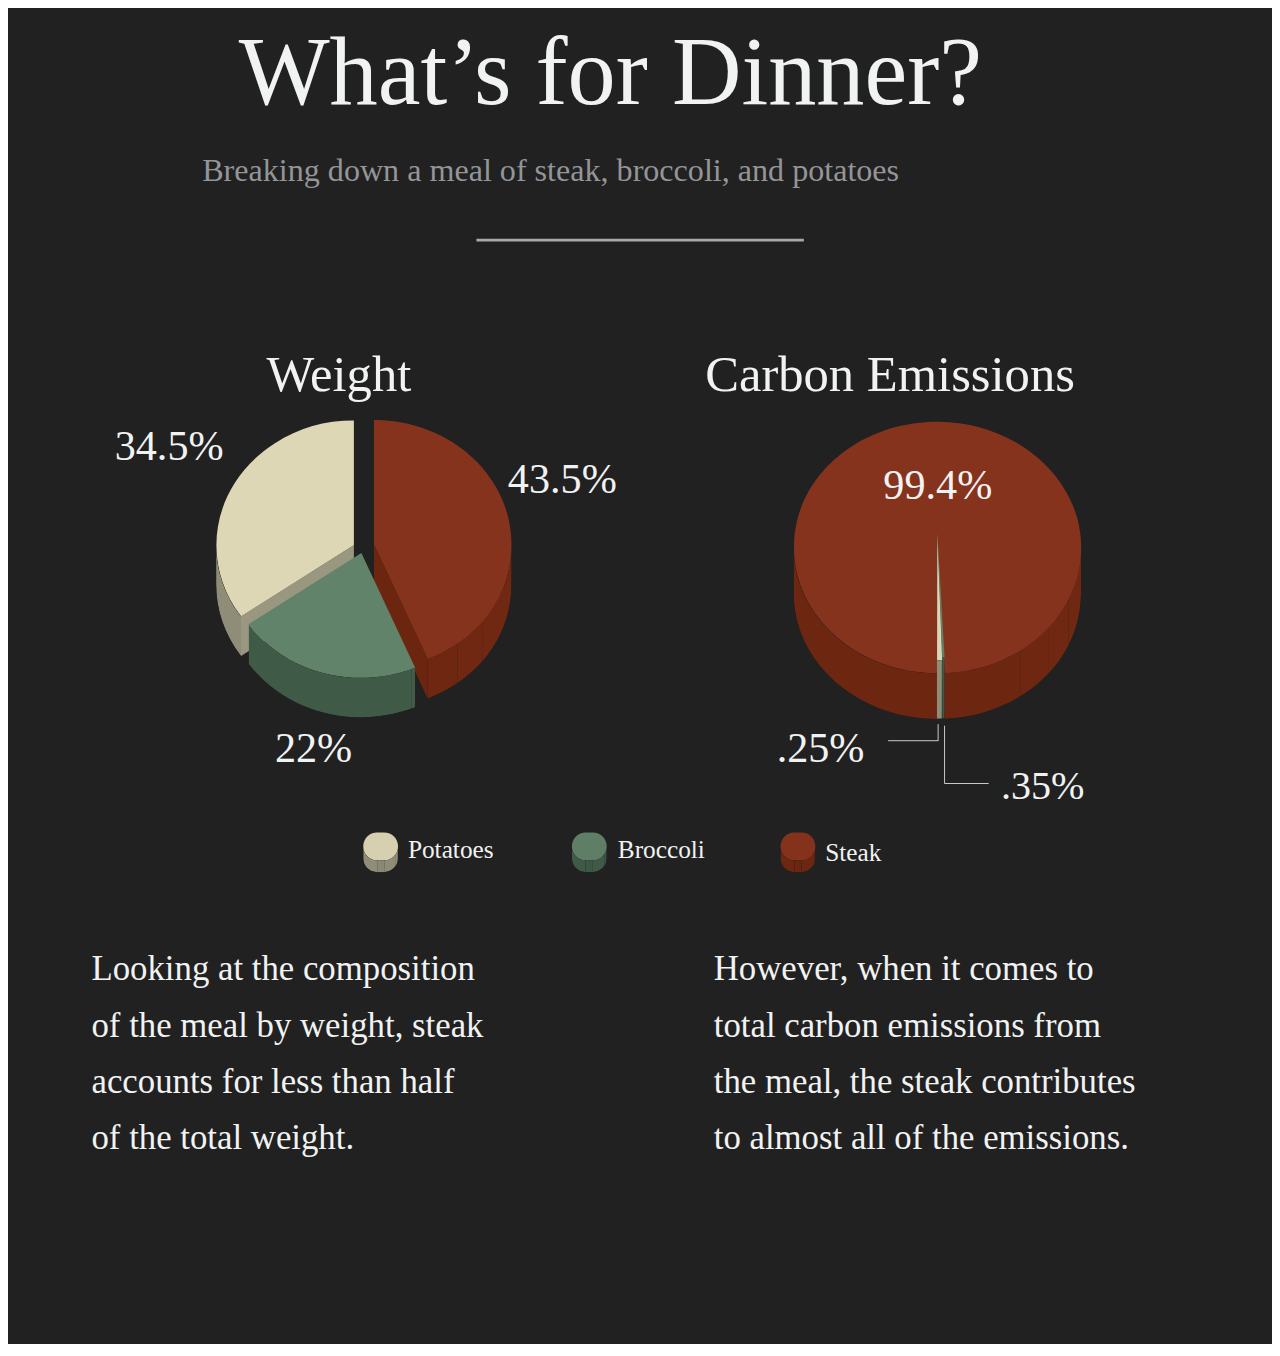
<file: interactive.html>
<!DOCTYPE html>
<html>
<head>
	<title></title>
</head>
<style type="text/css">
	.tooltip {
		font-family:'Helvetica Neue', sans-serif;
		font-size:1em;
		font-weight:800;
		border:0.05em solid #1d1d1d;
		position:fixed;
		background-color:white;
		opacity:0;
		padding:2%;
		transition:0.25s ease-in-out;
	}
	rect {
		cursor:pointer;
		transition:0.25s ease-in-out;
	}
	rect:hover {
		width:3em;
		height:3em;
	}
</style>
<body>

<!-- insert svg code here -->
<?xml version="1.0" encoding="utf-8"?>
<!-- Generator: Adobe Illustrator 22.0.1, SVG Export Plug-In . SVG Version: 6.00 Build 0)  -->
<svg version="1.1"

	 xmlns="http://www.w3.org/2000/svg" xmlns:xlink="http://www.w3.org/1999/xlink" x="0px" y="0px" viewBox="0 0 472.5 499.6"
	 style="enable-background:new 0 0 472.5 499.6;" xml:space="preserve">
<style type="text/css">
	.st0{fill:#212121;}
	.st1{fill:#F1F2F2;}
	.st2{font-family:'OpenSans';}
	.st3{font-size:13px;}
	.st4{display:none;fill:#212121;}
	.st5{font-family:'Times-Bold';}
	.st6{font-size:36px;}
	.st7{fill:#939598;}
	.st8{font-family:'OpenSans-Bold';}
	.st9{font-size:12px;}
	.st10{enable-background:new    ;}
	.st11{clip-path:url(#SVGID_2_);enable-background:new    ;}
	.st12{fill:#712813;}
	.st13{fill:#702812;}
	.st14{fill:#6F2711;}
	.st15{fill:#6D2610;}
	.st16{fill:#6C2610;}
	.st17{fill:#86331D;}
	.st18{fill:#712812;}
	.st19{clip-path:url(#SVGID_4_);enable-background:new    ;}
	.st20{fill:#608268;}
	.st21{clip-path:url(#SVGID_6_);enable-background:new    ;}
	.st22{fill:#3F5A47;}
	.st23{fill:#3D5845;}
	.st24{fill:#DDD6B6;}
	.st25{clip-path:url(#SVGID_8_);enable-background:new    ;}
	.st26{fill:#8F8C78;}
	.st27{fill:#D6D0B1;}
	.st28{clip-path:url(#SVGID_10_);enable-background:new    ;}
	.st29{fill:#9B9782;}
	.st30{fill:#97947F;}
	.st31{fill:#93907B;}
	.st32{fill:#8B8975;}
	.st33{clip-path:url(#SVGID_12_);enable-background:new    ;}
	.st34{fill:#5E7F66;}
	.st35{clip-path:url(#SVGID_14_);enable-background:new    ;}
	.st36{fill:#44604C;}
	.st37{fill:#425E4A;}
	.st38{fill:#405C49;}
	.st39{clip-path:url(#SVGID_16_);enable-background:new    ;}
	.st40{fill:#84321C;}
	.st41{clip-path:url(#SVGID_18_);enable-background:new    ;}
	.st42{clip-path:url(#SVGID_20_);enable-background:new    ;}
	.st43{font-family:'OpenSans-Semibold';}
	.st44{font-size:9.4615px;}
	.st45{display:none;}
	.st46{display:inline;fill:#F1F2F2;}
	.st47{font-family:'Athelas-Bold';}
	.st48{font-size:15px;}
	.st49{font-size:18px;}
	.st50{fill:#DED7B6;}
	.st51{fill:#9A9781;}
	.st52{clip-path:url(#SVGID_22_);enable-background:new    ;}
	.st53{display:none;fill:none;stroke:#F1F2F2;stroke-miterlimit:10;}
	.st54{display:inline;fill:none;stroke:#F1F2F2;stroke-miterlimit:10;}
	.st55{display:inline;}
	.st56{fill:none;stroke:#F1F2F2;stroke-miterlimit:10;}
	.st57{font-size:15.7692px;}
	.st58{fill:#F1F2F2;stroke:#F1F2F2;stroke-width:0.3;stroke-miterlimit:10;}
	.st59{fill:none;stroke:#F1F2F2;stroke-width:0.3;stroke-miterlimit:10;}
	.st60{clip-path:url(#SVGID_24_);enable-background:new    ;}
	.st61{font-size:10.5128px;}
	.st62{fill:#618369;}
	.st63{clip-path:url(#SVGID_26_);enable-background:new    ;}
	.st64{display:inline;fill:none;stroke:#F1F2F2;stroke-width:0.5;stroke-miterlimit:10;}
	.st65{font-family:'OpenSans-Extrabold';}
	.st66{font-size:18.923px;}
	.st67{fill:#808285;stroke:#A7A9AC;stroke-miterlimit:10;}
</style>
<g id="Layer_33">
	<rect x="-141.1" y="-48.5" class="st0" width="762.8" height="578.5"/>
	<text transform="matrix(1 0 0 1 31.2064 363.4963)"><tspan x="0" y="0" class="st1 st2 st3">Looking at the composition </tspan><tspan x="0" y="21" class="st1 st2 st3">of the meal by weight, steak </tspan><tspan x="0" y="42" class="st1 st2 st3">accounts for less than half </tspan><tspan x="0" y="63" class="st1 st2 st3">of the total weight.</tspan></text>
	<text transform="matrix(1 0 0 1 263.8222 363.4965)"><tspan x="0" y="0" class="st1 st2 st3">However, when it comes to </tspan><tspan x="0" y="21" class="st1 st2 st3">total carbon emissions from </tspan><tspan x="0" y="42" class="st1 st2 st3">the meal, the steak contributes</tspan><tspan x="0" y="63" class="st1 st2 st3">to almost all of the emissions.</tspan></text>
</g>
<g id="Layer_38">
</g>
<g id="Layer_35">
	<rect x="-10.4" y="319.8" class="st4" width="525.6" height="309.5"/>
</g>
<g id="Layer_36">
	<text transform="matrix(1 0 0 1 86.2467 35.8652)" class="st1 st5 st6">What’s for Dinner?</text>
	<text transform="matrix(1 0 0 1 72.5854 64.8122)" class="st7 st8 st9">Breaking down a meal of steak, broccoli, and potatoes </text>
</g>
<g id="Layer_22">
	<g onmouseover="updateTooltip('Steak: 22564 g CO2')" onmouseout="clearTooltip()">
		<g>
			<g class="st10">
				<g class="st10">
					<defs>
						<path id="SVGID_1_" class="st10" d="M401.1,201.8v17.1c-0.1,25.3-22.1,45.6-51,46.9v-17.1C379,247.4,401.1,227.1,401.1,201.8z
							"/>
					</defs>
					<clipPath id="SVGID_2_">
						<use xlink:href="#SVGID_1_"  style="overflow:visible;"/>
					</clipPath>
					<g class="st11">
						<path class="st12" d="M401.1,201.8v17.1c0,6.9-1.7,13.4-4.6,19.3v-17.1C399.4,215.2,401.1,208.7,401.1,201.8"/>
						<path class="st13" d="M396.5,221.1v17.1c-1.9,3.8-4.4,7.3-7.4,10.5v-17.1C392.1,228.4,394.5,224.9,396.5,221.1"/>
						<path class="st14" d="M389.1,231.6v17.1c-3,3.2-6.5,6.1-10.5,8.5v-17.1C382.6,237.7,386.1,234.8,389.1,231.6"/>
						<path class="st15" d="M378.6,240.1v17.1c-8.1,5-17.8,8.1-28.6,8.5v-17.1C360.8,248.2,370.6,245.1,378.6,240.1"/>
					</g>
				</g>
				<g>
					<polygon class="st16" points="350.1,248.7 350.1,265.8 347.4,218.8 347.4,201.7 					"/>
				</g>
				<g>
					<path class="st17" d="M347.4,154.7c29.8,0.1,53.8,21.2,53.8,47.1c-0.1,25.3-22.1,45.6-51,46.9l-2.7-47l-0.1,47
						c-29.7-0.1-53.7-21.2-53.6-47.1C293.7,175.7,317.7,154.7,347.4,154.7z"/>
				</g>
				<g>
					<polygon class="st18" points="347.4,201.7 347.4,218.8 347.3,265.8 347.3,248.7 					"/>
				</g>
				<g class="st10">
					<defs>
						<path id="SVGID_3_" class="st10" d="M347.3,248.7v17.1c-29.7-0.1-53.7-21.2-53.6-47.1v-17.1
							C293.6,227.6,317.6,248.7,347.3,248.7z"/>
					</defs>
					<clipPath id="SVGID_4_">
						<use xlink:href="#SVGID_3_"  style="overflow:visible;"/>
					</clipPath>
					<g class="st19">
						<path class="st15" d="M347.3,248.7v17.1c-29.7-0.1-53.7-21.2-53.6-47.1v-17.1C293.6,227.6,317.6,248.7,347.3,248.7"/>
					</g>
				</g>
			</g>
		</g>
	</g>
	<g onmouseover="updateTooltip('Broccoli: 82.8 g CO2')" onmouseout="clearTooltip()">
		<g>
			<g class="st10">
				<g>
					<path class="st20" d="M347.4,195.8l2.7,47c-0.3,0-0.6,0-0.9,0L347.4,195.8z"/>
				</g>
				<g class="st10">
					<defs>
						<path id="SVGID_5_" class="st10" d="M350.1,242.7v22.9c-0.3,0-0.6,0-0.9,0v-22.9C349.4,242.7,349.8,242.7,350.1,242.7z"/>
					</defs>
					<clipPath id="SVGID_6_">
						<use xlink:href="#SVGID_5_"  style="overflow:visible;"/>
					</clipPath>
					<g class="st21">
						<path class="st22" d="M350.1,242.7v22.9c-0.3,0-0.6,0-0.9,0v-22.9C349.4,242.7,349.8,242.7,350.1,242.7"/>
					</g>
				</g>
				<g>
					<polygon class="st23" points="349.1,242.7 349.1,265.7 347.4,218.7 347.4,195.8 					"/>
				</g>
			</g>
		</g>
	</g>
	<g onmouseover="updateTooltip('Potatoes: 57.6 g CO2')" onmouseout="clearTooltip()">
		<g>
			<g class="st10">
				<g>
					<path class="st24" d="M347.4,196.8l1.8,47c-0.4,0-1.5,0-1.9,0L347.4,196.8z"/>
				</g>
				<g class="st10">
					<defs>
						<path id="SVGID_7_" class="st10" d="M349.1,243.8v21.9c-0.4,0-1.5,0-1.9,0v-21.9C347.7,243.8,348.7,243.8,349.1,243.8z"/>
					</defs>
					<clipPath id="SVGID_8_">
						<use xlink:href="#SVGID_7_"  style="overflow:visible;"/>
					</clipPath>
					<g class="st25">
						<path class="st26" d="M349.1,243.8v21.9c-0.4,0-1.5,0-1.9,0v-21.9C347.7,243.8,348.7,243.8,349.1,243.8"/>
					</g>
				</g>
			</g>
		</g>
	</g>
</g>
<g id="Layer_21">
	<g>
		<g>
			<g class="st10">
				<g>
					<path class="st27" d="M140.6,308.2c2.9,0,5.2,2.3,5.2,5.2c0,2.9-2.3,5.2-5.2,5.2H138c-2.9,0-5.2-2.3-5.2-5.2
						c0-2.9,2.3-5.2,5.2-5.2H140.6z"/>
				</g>
				<g class="st10">
					<defs>
						<path id="SVGID_9_" class="st10" d="M145.8,313.4v4.4c0,2.9-2.3,5.2-5.2,5.2v-4.4C143.4,318.6,145.8,316.3,145.8,313.4z"/>
					</defs>
					<clipPath id="SVGID_10_">
						<use xlink:href="#SVGID_9_"  style="overflow:visible;"/>
					</clipPath>
					<g class="st28">
						<path class="st29" d="M145.8,313.4v4.4c0,0.3,0,0.6-0.1,0.8v-4.4C145.7,314,145.8,313.7,145.8,313.4"/>
						<path class="st30" d="M145.7,314.2v4.4c-0.1,0.3-0.1,0.6-0.2,0.9v-4.4C145.6,314.9,145.6,314.6,145.7,314.2"/>
						<path class="st31" d="M145.5,315.2v4.4c-0.1,0.3-0.3,0.7-0.5,1v-4.4C145.2,315.8,145.3,315.5,145.5,315.2"/>
						<path class="st26" d="M145,316.1v4.4c-0.9,1.5-2.6,2.5-4.4,2.5v-4.4C142.4,318.6,144.1,317.6,145,316.1"/>
					</g>
				</g>
				<g>
					<rect x="138" y="318.6" class="st32" width="2.6" height="4.4"/>
				</g>
				<g class="st10">
					<defs>
						<path id="SVGID_11_" class="st10" d="M138,318.6v4.4c-2.9,0-5.2-2.3-5.2-5.2v-4.4C132.8,316.3,135.1,318.6,138,318.6z"/>
					</defs>
					<clipPath id="SVGID_12_">
						<use xlink:href="#SVGID_11_"  style="overflow:visible;"/>
					</clipPath>
					<g class="st33">
						<path class="st26" d="M138,318.6v4.4c-2.9,0-5.2-2.3-5.2-5.2v-4.4C132.8,316.3,135.1,318.6,138,318.6"/>
					</g>
				</g>
			</g>
		</g>
	</g>
</g>
<g id="Layer_20">
	<g>
		<g>
			<g class="st10">
				<g>
					<path class="st34" d="M218.6,308.2c2.9,0,5.2,2.3,5.2,5.2c0,2.9-2.3,5.2-5.2,5.2H216c-2.9,0-5.2-2.3-5.2-5.2
						c0-2.9,2.3-5.2,5.2-5.2H218.6z"/>
				</g>
				<g class="st10">
					<defs>
						<path id="SVGID_13_" class="st10" d="M223.8,313.4l0,4.4c0,2.9-2.3,5.2-5.2,5.2v-4.4C221.4,318.6,223.8,316.3,223.8,313.4z"/>
					</defs>
					<clipPath id="SVGID_14_">
						<use xlink:href="#SVGID_13_"  style="overflow:visible;"/>
					</clipPath>
					<g class="st35">
						<path class="st36" d="M223.8,313.4v4.4c0,0.3,0,0.6-0.1,0.8v-4.4C223.7,314,223.8,313.7,223.8,313.4"/>
						<path class="st37" d="M223.7,314.2v4.4c-0.1,0.3-0.1,0.6-0.2,0.9v-4.4C223.6,314.9,223.6,314.6,223.7,314.2"/>
						<path class="st38" d="M223.5,315.2v4.4c-0.1,0.3-0.3,0.7-0.5,1v-4.4C223.2,315.8,223.3,315.5,223.5,315.2"/>
						<path class="st22" d="M223,316.1v4.4c-0.9,1.5-2.6,2.5-4.4,2.5v-4.4C220.4,318.6,222.1,317.6,223,316.1"/>
					</g>
				</g>
				<g>
					<rect x="216" y="318.6" class="st23" width="2.6" height="4.4"/>
				</g>
				<g class="st10">
					<defs>
						<path id="SVGID_15_" class="st10" d="M216,318.6v4.4c-2.9,0-5.2-2.3-5.2-5.2l0-4.4C210.7,316.3,213.1,318.6,216,318.6z"/>
					</defs>
					<clipPath id="SVGID_16_">
						<use xlink:href="#SVGID_15_"  style="overflow:visible;"/>
					</clipPath>
					<g class="st39">
						<path class="st22" d="M216,318.6v4.4c-2.9,0-5.2-2.3-5.2-5.2v-4.4C210.7,316.3,213.1,318.6,216,318.6"/>
					</g>
				</g>
			</g>
		</g>
	</g>
</g>
<g id="Layer_19">
	<g>
		<g>
			<g class="st10">
				<g>
					<path class="st40" d="M296.6,308.2c2.9,0,5.2,2.3,5.2,5.2c0,2.9-2.3,5.2-5.2,5.2H294c-2.9,0-5.2-2.3-5.2-5.2
						c0-2.9,2.3-5.2,5.2-5.2H296.6z"/>
				</g>
				<g class="st10">
					<defs>
						<path id="SVGID_17_" class="st10" d="M301.8,313.4v4.4c0,2.9-2.3,5.2-5.2,5.2v-4.4C299.4,318.6,301.8,316.3,301.8,313.4z"/>
					</defs>
					<clipPath id="SVGID_18_">
						<use xlink:href="#SVGID_17_"  style="overflow:visible;"/>
					</clipPath>
					<g class="st41">
						<path class="st12" d="M301.8,313.4v4.4c0,0.3,0,0.6-0.1,0.8v-4.4C301.7,314,301.8,313.7,301.8,313.4"/>
						<path class="st13" d="M301.7,314.2v4.4c-0.1,0.3-0.1,0.6-0.2,0.9v-4.4C301.6,314.9,301.6,314.6,301.7,314.2"/>
						<path class="st14" d="M301.5,315.2v4.4c-0.1,0.3-0.3,0.7-0.5,1v-4.4C301.2,315.8,301.3,315.5,301.5,315.2"/>
						<path class="st15" d="M301,316.1v4.4c-0.9,1.5-2.6,2.5-4.4,2.5v-4.4C298.4,318.6,300.1,317.6,301,316.1"/>
					</g>
				</g>
				<g>
					<rect x="294" y="318.6" class="st16" width="2.6" height="4.4"/>
				</g>
				<g class="st10">
					<defs>
						<path id="SVGID_19_" class="st10" d="M294,318.6v4.4c-2.9,0-5.2-2.3-5.2-5.2v-4.4C288.8,316.3,291.1,318.6,294,318.6z"/>
					</defs>
					<clipPath id="SVGID_20_">
						<use xlink:href="#SVGID_19_"  style="overflow:visible;"/>
					</clipPath>
					<g class="st42">
						<path class="st15" d="M294,318.6v4.4c-2.9,0-5.2-2.3-5.2-5.2v-4.4C288.8,316.3,291.1,318.6,294,318.6"/>
					</g>
				</g>
			</g>
		</g>
	</g>
</g>
<g id="Layer_18">
	<g>
		<text transform="matrix(1 0 0 1 149.4899 317.8406)" class="st1 st43 st44">Potatoes</text>
		<text transform="matrix(1 0 0 1 227.9523 317.8396)" class="st1 st43 st44">Broccoli</text>
		<text transform="matrix(1 0 0 1 305.4909 318.7556)" class="st1 st43 st44">Steak</text>
	</g>
</g>
<g id="TItle" class="st45">
	<text transform="matrix(1 0 0 1 123.9832 100.8355)" class="st46 st47 st48">Steak Dinner Ingredient Composition</text>
</g>
<g id="carbon_emissions" class="st45">
	<text transform="matrix(1 0 0 1 107.0158 122.5547)" class="st46 st47 st49">Weight</text>
</g>
<g id="weight" class="st45">
	<text transform="matrix(1 0 0 1 268.2625 122.5549)" class="st46 st47 st49">Carbon Emissions</text>
</g>
<g id="Layer_8">
</g>
<g id="Layer_7">
</g>
<g id="Layer_10">
</g>
<g id="Layer_27" onmouseover="updateTooltip('Potatoes: 180 g')" onmouseout="clearTooltip()">
	<g>
		<g>
			<g class="st10">
				<g>
					<path class="st50" d="M129.3,154.2v46.6l-42.1,26.7c-16.3-21.1-10.6-50.1,12.6-64.8C108.7,156.9,118.4,154.2,129.3,154.2z"/>
				</g>
				<g>
					<polygon class="st51" points="129.3,200.7 129.3,215.5 87.1,242.2 87.1,227.4 					"/>
				</g>
				<g class="st10">
					<defs>
						<path id="SVGID_21_" class="st10" d="M77.8,215.6l0-14.8c0,9.2,3,18.5,9.3,26.7l0,14.8C80.9,234.1,77.8,224.8,77.8,215.6z"/>
					</defs>
					<clipPath id="SVGID_22_">
						<use xlink:href="#SVGID_21_"  style="overflow:visible;"/>
					</clipPath>
					<g class="st52">
						<path class="st26" d="M87.1,227.4v14.8c-6.3-8.1-9.3-17.4-9.3-26.7v-14.8C77.8,210,80.9,219.3,87.1,227.4"/>
					</g>
				</g>
			</g>
		</g>
	</g>
</g>
<g id="potatoes_rollover">
	<path class="st53" d="M91.4,200.7c-1.8-2.2-4.3-5.8-6.1-10.6c-4.8-12.4-1.9-23.5-1-26.6c2.5-8.2,6.8-13.3,8.8-15.6
		c1.4-1.6,7.2-8.2,17.4-12.6c8.8-3.8,16.7-4.2,21-4.1v44.1L91.4,200.7z"/>
	<polyline class="st53" points="91.4,200.7 91.4,215.6 131.5,190.1 131.5,175.3 	"/>
	<path class="st53" d="M82.7,178.6c0,2,0,14.3,0.4,17.2c0.3,1.8,0.8,5.1,2.3,9.1c1,2.5,2.9,7.4,5.9,11.2"/>
	<g id="Layer_29" class="st45">
		<polygon class="st54" points="338.9,170.6 338.8,216.3 340.6,216.3 		"/>
	</g>
	<polygon class="st53" points="338.8,216.3 340.6,216.3 340.6,238.2 338.8,238.2 	"/>
	<g id="Layer_28" class="st45">
		<path class="st54" d="M142.6,287.9h-2.9c-0.5,0-1.7-0.1-2.9-0.9c-1-0.7-1.5-1.6-1.6-1.8c-0.5-0.9-0.5-1.7-0.5-2.2
			c0-0.5,0-1.6,0.8-2.8c1.2-1.9,3.4-2.2,3.7-2.2h3.4"/>
		<path class="st54" d="M139.6,287.9h2.9c0.5,0,1.7-0.1,2.9-0.9c1-0.7,1.5-1.6,1.6-1.8c0.5-0.9,0.5-1.7,0.5-2.2c0-0.5,0-1.6-0.8-2.8
			c-1.2-1.9-3.4-2.2-3.7-2.2h-3.4"/>
		<path class="st54" d="M134.8,283.3c-0.1,1.7-0.1,3.1,0,4.1c0,0.7,0.1,0.9,0.1,1c0.3,1.5,1.4,2.6,2.5,3.2c0.6,0.3,1.2,0.5,1.3,0.5
			c0.4,0.1,0.7,0.1,0.9,0.1h1.9"/>
		<g class="st55">
			<path class="st56" d="M147.5,283.3c0.1,1.7,0.1,3.1,0,4.1c0,0.7-0.1,0.9-0.1,1c-0.3,1.5-1.4,2.6-2.5,3.2
				c-0.6,0.3-1.2,0.5-1.3,0.5c-0.4,0.1-0.7,0.1-0.9,0.1h-1.9"/>
		</g>
	</g>
	<text transform="matrix(1 0 0 1 39.8737 168.8713)" class="st1 st8 st57">34.5%</text>
	<text transform="matrix(1 0 0 1 287.3376 281.9377)" class="st1 st8 st57">.25%</text>
	<g id="Layer_11">
		<line class="st58" x1="329" y1="273.9" x2="347.7" y2="273.9"/>
	</g>
	<g id="Layer_6">
		<line class="st59" x1="347.7" y1="267.7" x2="347.7" y2="274"/>
	</g>
</g>
<g id="Layer_26">
</g>
<g id="Layer_34" onmouseover="updateTooltip('Steak: 227 g')" onmouseout="clearTooltip()">
	<g onmouseover="updateTooltip(&quot;Steak&quot;)">
		<g>
			<g class="st10">
				<g>
					<path class="st17" d="M136.8,154c28.4,0,51.4,20.8,51.4,46.6c0,19.2-11.8,35.4-31.3,42.8l-20.1-42.8V154z"/>
				</g>
				<g class="st10">
					<defs>
						<path id="SVGID_23_" class="st10" d="M188.2,200.5v14.8c0,19.2-11.8,35.4-31.3,42.8v-14.8
							C176.4,235.9,188.2,219.7,188.2,200.5z"/>
					</defs>
					<clipPath id="SVGID_24_">
						<use xlink:href="#SVGID_23_"  style="overflow:visible;"/>
					</clipPath>
					<g class="st60">
						<path class="st12" d="M188.2,200.5v14.8c0,10.9-3.8,20.8-10.7,28.7v-14.8C184.4,221.3,188.2,211.4,188.2,200.5"/>
						<path class="st13" d="M177.5,229.2V244c-2.7,3.1-5.9,5.9-9.5,8.4v-14.8C171.6,235.2,174.8,232.4,177.5,229.2"/>
						<path class="st14" d="M168,237.6v14.8c-3.3,2.2-7.1,4.2-11.1,5.7v-14.8C160.9,241.8,164.6,239.9,168,237.6"/>
					</g>
				</g>
				<g>
					<polygon class="st16" points="156.9,243.4 156.9,258.1 136.8,215.3 136.8,200.5 					"/>
				</g>
			</g>
		</g>
	</g>
</g>
<g id="steak_hover">
	<g class="st45">
		<path class="st54" d="M138.4,175.3c0,4.9,0,9.8,0,14.8l19,39.4l0.1-13.5C151.2,202.4,144.8,188.8,138.4,175.3
			c0-26.3,0-44.2,0-44.2c0,0,0,0,0,0l0,0h0"/>
		<path class="st54" d="M138.8,131.1c0.3,0,0.6,0,0.9,0c0.8,0,1.7,0,2.6,0.1c2.3,0.2,5.7,0.5,9.5,1.5c5.6,1.5,9.9,3.7,12.5,5.1
			c6.8,3.9,10.9,8.4,11.9,9.5c5.2,5.8,7.5,11.3,8,12.5c0.8,2.1,2.5,6.5,2.9,12.4c0.1,1.4,0.2,4.2-0.1,7.6c-0.3,2.7-1.1,8.1-3.9,13.8
			c-6.8,14.2-20.1,20.2-25,22.1c-0.4,0.2-0.8,0.3-1,0.4"/>
		<polyline class="st54" points="138.4,131.1 138.4,130.6 138.4,130.6 		"/>
		<path class="st54" d="M187.3,190.9"/>
		<path class="st54" d="M187.3,174.7c0,2,0.1,10.8,0,14.6c0,1.6-0.1,3.5-0.1,4.1c-0.2,4.3-1.7,10.5-4.8,16.4
			c-4.4,8.3-10.4,12.8-13.2,14.8c-4.2,3.1-8.6,5.4-11.5,6.5"/>
	</g>
	<g id="Layer_14">
		<text transform="matrix(1 0 0 1 327.2204 183.7156)" class="st1 st8 st57">99.4%</text>
	</g>
	<g id="Layer_31" class="st45">
	</g>
	<g class="st45">
		<path class="st54" d="M341.5,221.1"/>
		<path class="st54" d="M337.8,221.1"/>
		<path class="st54" d="M338.8,221.4c0,0.2-5.7-0.2-10-1c-2.1-0.4-8.8-1.7-16-5.6c-4.2-2.3-13-7.2-19.1-17.7
			c-1.7-2.9-7.1-12.5-5.8-24.9c2.3-22.4,23.9-33.6,27.2-35.3c9.9-4.9,18.8-5.2,22.7-5.3c4.6-0.1,18.2-0.2,31.6,8.7
			c4.4,2.9,14.4,9.7,18.8,23.1c4.3,13.5,0.2,25.1-1.6,29.5c-6.9,16.2-21.6,22.4-26.1,24.3c-6,2.5-11.4,3.5-15,3.9l-3.9,0.1v17.1
			l1.5-0.1c5.5-0.3,14.1-1.6,23-6.4c7.4-4,11.8-8.8,12.9-10c1.6-1.7,6.7-7.7,9.2-15.4c0.8-2.5,1.5-5.7,1.8-8.6
			c0.1-0.7,0.2-2.1,0.2-3.8c0-1.4,0-2.5,0-3.4l0-13.6"/>
		<path class="st54" d="M287.8,175l0,5.2v15.3c0.1,1.5,0.3,3.5,0.9,6c2.9,13.2,11.7,21.3,14.1,23.4c5.6,5,11.2,7.4,14.2,8.7
			c4.3,1.8,8.2,2.8,10.7,3.3c4.7,0.9,8.4,1,9.9,1.1c0.5,0,1,0,1.3,0l0.1-16.9"/>
	</g>
	<path class="st53" d="M290.6,287.9h-2.9c-0.5,0-1.7-0.1-2.9-0.9c-1-0.7-1.5-1.6-1.6-1.8c-0.5-0.9-0.5-1.7-0.5-2.2
		c0-0.5,0-1.6,0.8-2.8c1.2-1.9,3.4-2.2,3.7-2.2h3.4"/>
	<path class="st53" d="M287.5,287.9h2.9c0.5,0,1.7-0.1,2.9-0.9c1-0.7,1.5-1.6,1.6-1.8c0.5-0.9,0.5-1.7,0.5-2.2c0-0.5,0-1.6-0.8-2.8
		c-1.2-1.9-3.4-2.2-3.7-2.2h-3.4"/>
	<path class="st53" d="M282.8,283.3c-0.1,1.7-0.1,3.1,0,4.1c0,0.7,0.1,0.9,0.1,1c0.3,1.5,1.4,2.6,2.5,3.2c0.6,0.3,1.2,0.5,1.3,0.5
		c0.4,0.1,0.7,0.1,0.9,0.1h1.9"/>
	<g class="st45">
		<path class="st54" d="M295.4,283.3c0.1,1.7,0.1,3.1,0,4.1c0,0.7-0.1,0.9-0.1,1c-0.3,1.5-1.4,2.6-2.5,3.2c-0.6,0.3-1.2,0.5-1.3,0.5
			c-0.4,0.1-0.7,0.1-0.9,0.1h-1.9"/>
	</g>
	<text transform="matrix(1 0 0 1 186.8473 181.1443)"><tspan x="0" y="0" class="st1 st8 st57">43.5%</tspan><tspan x="20.1" y="12.6" class="st1 st8 st61">  </tspan></text>
</g>
<g id="Layer_24" onmouseover="updateTooltip('Broccoli: 118 g')" onmouseout="clearTooltip()">
	<g>
		<g>
			<g class="st10">
				<g>
					<path class="st62" d="M132.1,203.7l20.1,42.9c-6.7,2.6-13.7,3.8-20.5,3.8c-16.3,0-31.8-7.1-41.8-20L132.1,203.7z"/>
				</g>
				<g class="st10">
					<defs>
						<path id="SVGID_25_" class="st10" d="M152.2,246.6l0,14.8c-6.7,2.6-13.7,3.8-20.5,3.8c-16.3,0-31.8-7.1-41.8-20l0-14.8
							c10,12.9,25.5,20,41.8,20C138.6,250.4,145.5,249.1,152.2,246.6z"/>
					</defs>
					<clipPath id="SVGID_26_">
						<use xlink:href="#SVGID_25_"  style="overflow:visible;"/>
					</clipPath>
					<g class="st63">
						<path class="st38" d="M152.2,246.6v14.8c-0.5,0.2-0.9,0.3-1.4,0.5v-14.8C151.3,246.9,151.8,246.7,152.2,246.6"/>
						<path class="st22" d="M150.9,247.1v14.8c-6.3,2.2-12.7,3.3-19.1,3.3c-16.3,0-31.8-7.1-41.8-20v-14.8c10,12.9,25.5,20,41.8,20
							C138.1,250.4,144.6,249.3,150.9,247.1"/>
					</g>
				</g>
			</g>
		</g>
	</g>
</g>
<g id="broccoli_hover">
	<text transform="matrix(1 0 0 1 99.7765 281.9377)" class="st1 st8 st57">22%</text>
	<g id="_x2E_35">
		<text transform="matrix(1 0 0 1 371.1786 295.8554)" class="st1 st8 st48">.35%</text>
		<path class="st53" d="M216.6,287.9h-2.9c-0.5,0-1.7-0.1-2.9-0.9c-1-0.7-1.5-1.6-1.6-1.8c-0.5-0.9-0.5-1.7-0.5-2.2
			c0-0.5,0-1.6,0.8-2.8c1.2-1.9,3.4-2.2,3.7-2.2h3.4"/>
		<path class="st53" d="M213.6,287.9h2.9c0.5,0,1.7-0.1,2.9-0.9c1-0.7,1.5-1.6,1.6-1.8c0.5-0.9,0.5-1.7,0.5-2.2c0-0.5,0-1.6-0.8-2.8
			c-1.2-1.9-3.4-2.2-3.7-2.2h-3.4"/>
		<path class="st53" d="M208.8,283.3c-0.1,1.7-0.1,3.1,0,4.1c0,0.7,0.1,0.9,0.1,1c0.3,1.5,1.4,2.6,2.5,3.2c0.6,0.3,1.2,0.5,1.3,0.5
			c0.4,0.1,0.7,0.1,0.9,0.1h1.9"/>
		<g class="st45">
			<path class="st54" d="M221.4,283.3c0.1,1.7,0.1,3.1,0,4.1c0,0.7-0.1,0.9-0.1,1c-0.3,1.5-1.4,2.6-2.5,3.2
				c-0.6,0.3-1.2,0.5-1.3,0.5c-0.4,0.1-0.7,0.1-0.9,0.1h-1.9"/>
		</g>
	</g>
	<g id="Layer_30" class="st45">
		<path class="st54" d="M153.3,233.9c0-4.9,0-9.9,0-14.8l-19.1-40.7L94.1,204l0,14.4c1.6,2.2,3.9,4.9,7.2,7.7c1.2,1,4,3.2,7.9,5.4
			c0.9,0.5,5.1,2.7,11.2,4.3c5.5,1.4,10.3,1.7,13.7,1.7c4.3,0,7.5-0.6,11.1-1.2c2.3-0.4,4.1-0.8,5.9-1.5c0.8-0.3,1.4-0.5,1.8-0.7
			L153.3,233.9z"/>
		<path class="st54" d="M94.6,204.3c1.7,2.2,4.2,4.9,7.6,7.6c3,2.4,5.6,3.9,6.8,4.6c1.1,0.6,5.9,3.2,12.8,4.8
			c6,1.4,10.8,1.5,13.2,1.4c7.6-0.2,13.9-2,18.2-3.7"/>
	</g>
	<g id="Layer_32" class="st45">
		<polygon class="st64" points="340.6,238.2 341.5,238.2 341.5,215.3 340.6,215.3 		"/>
		<polygon class="st64" points="338.9,170.6 341.5,215.3 340.6,215.3 		"/>
	</g>
	<g id="broc_connect">
		<polyline class="st59" points="350.1,268.3 350.1,289.9 366.6,289.9 		"/>
	</g>
	<text transform="matrix(1 0 0 1 96.5876 143.0505)" class="st1 st65 st66">Weight</text>
	<text transform="matrix(1 0 0 1 260.6159 143.0505)" class="st1 st65 st66">Carbon Emissions</text>
</g>
<g id="Layer_37">
	<line class="st67" x1="175.1" y1="86.8" x2="297.5" y2="86.8"/>
</g>
</svg>

<!-- end svg code here -->

<div class="tooltip"></div>

</body>
<script type="text/javascript">

let tooltip=document.querySelector('.tooltip')

// gets position of mouse on the page
function getpos(event) {
	var e = window.event;
	x = e.clientX ;
	y = e.clientY ;
} 

function updateTooltip(text_to_display){
	tooltip.innerHTML=text_to_display
	getpos()
	tooltip.style.opacity=1
	tooltip.style.left=x+30+"px"
	tooltip.style.top=y-30+"px"
}

function clearTooltip() {
	tooltip.style.opacity=0
}

  


</script>
</html>
</file>
